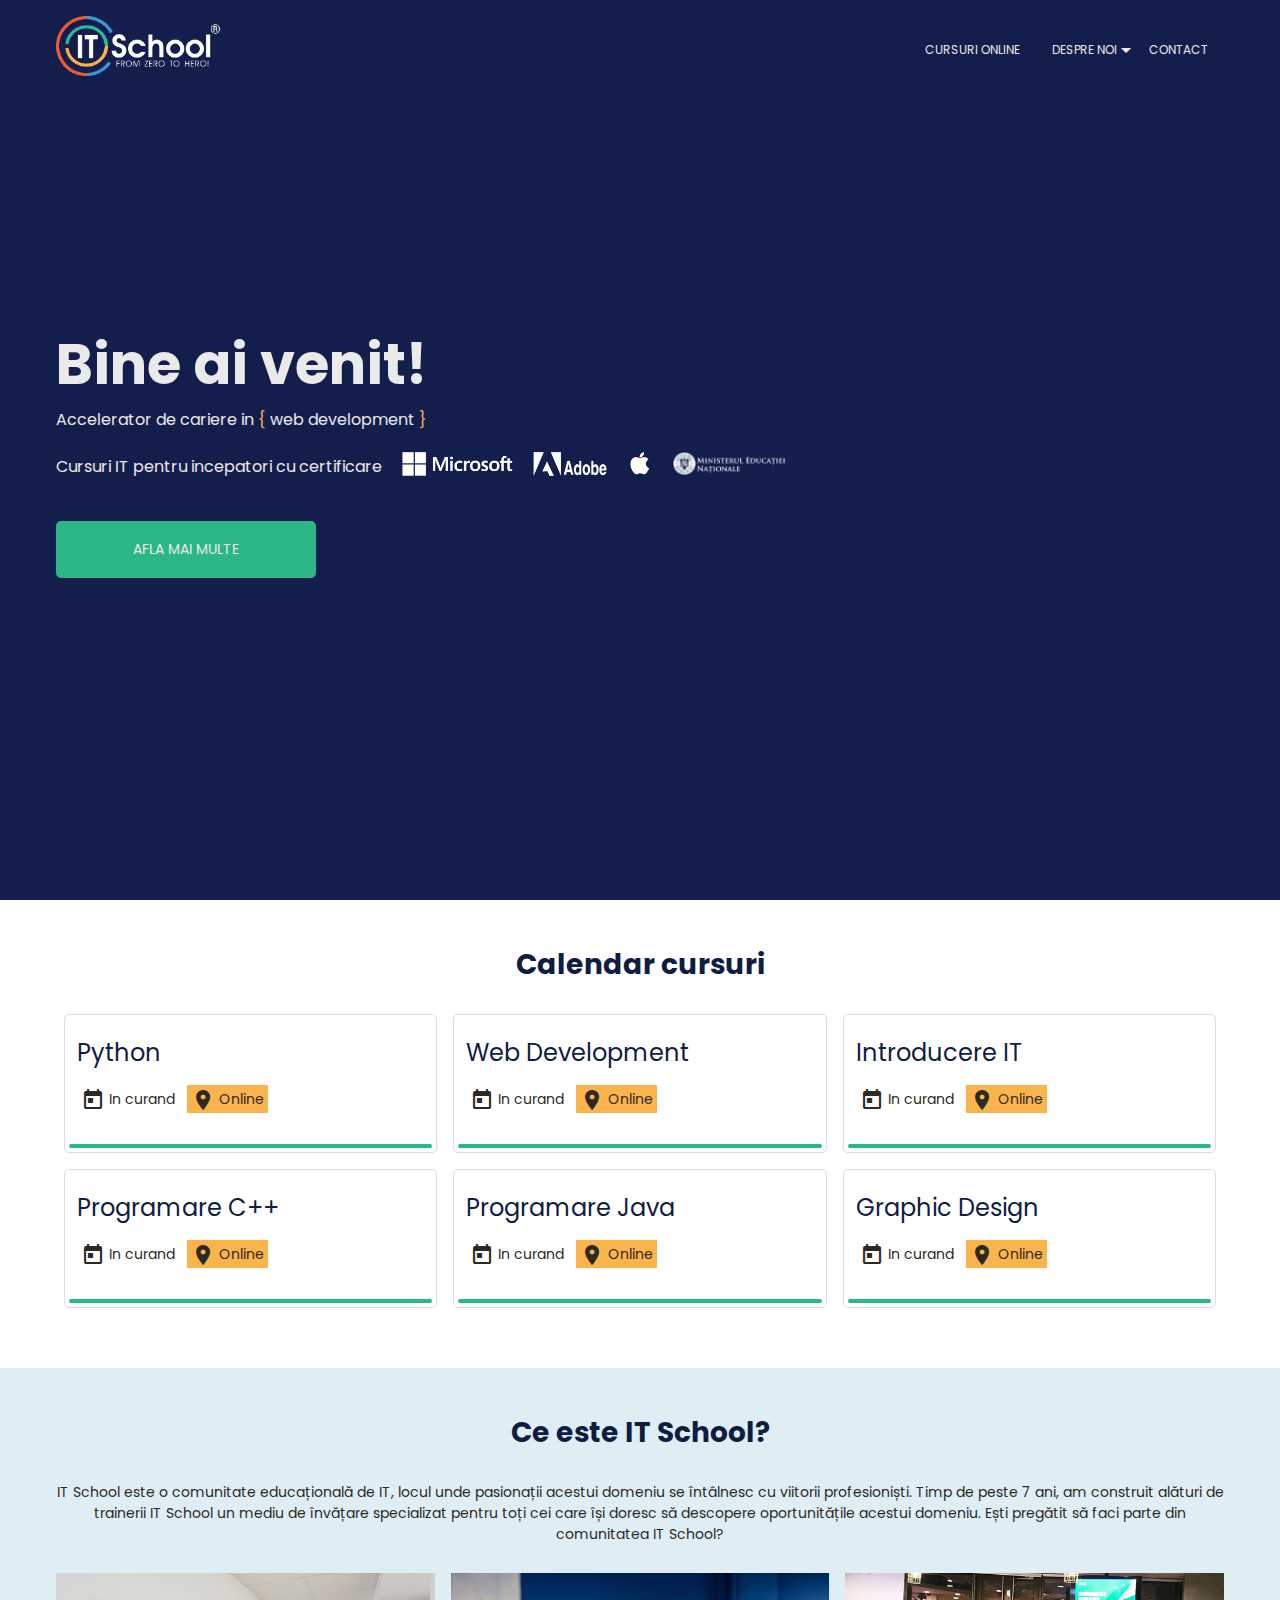
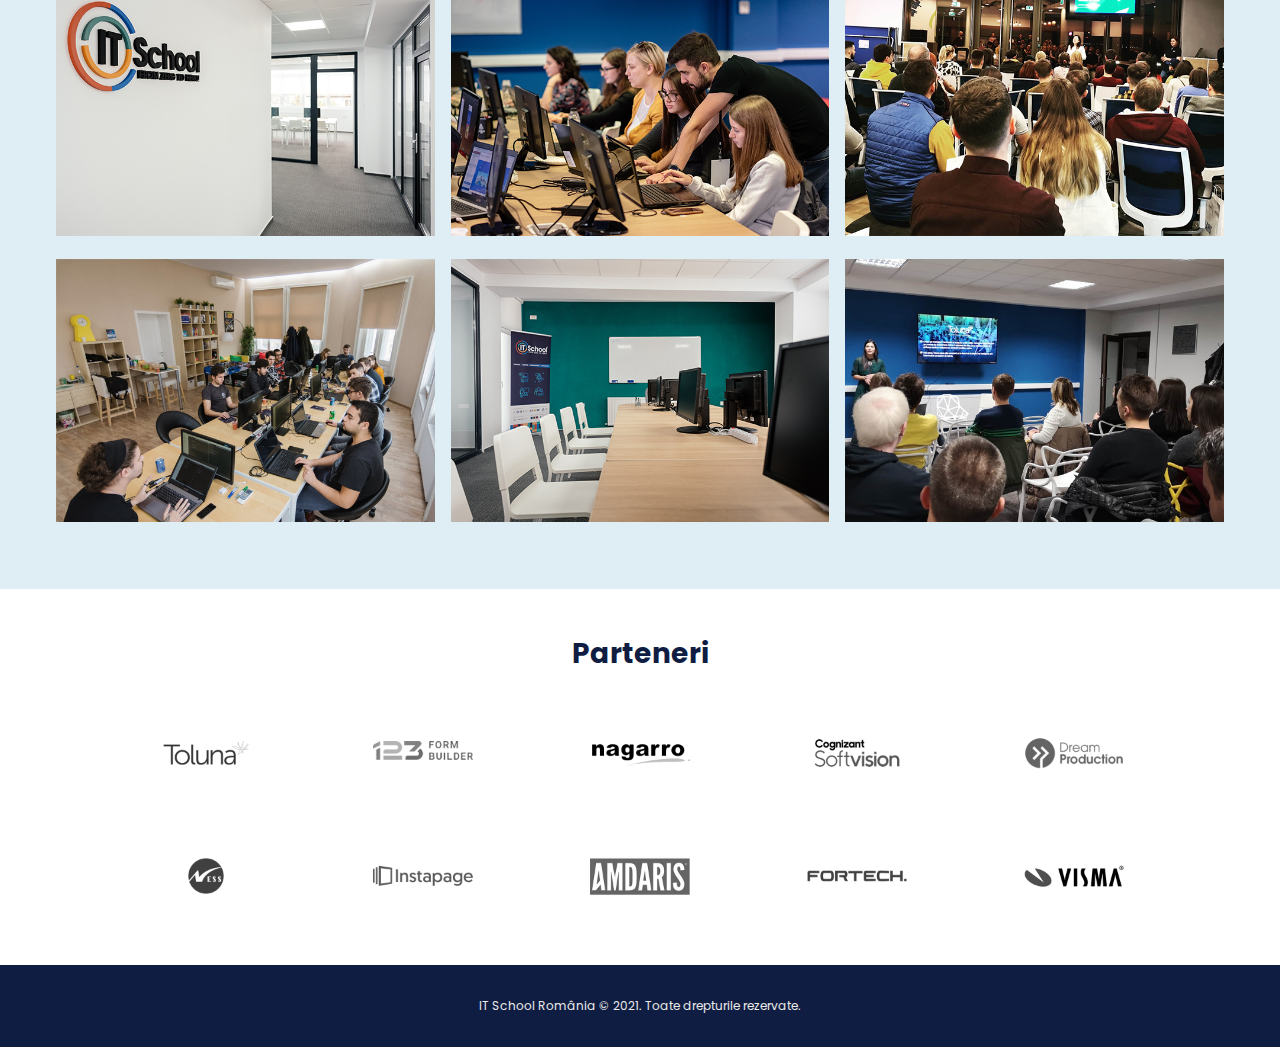
<file: index.html>
<!DOCTYPE html>
<html lang="en">
  <head>
    <meta charset="UTF-8" />
    <meta http-equiv="X-UA-Compatible" content="IE=edge" />
    <meta name="viewport" content="width=device-width, initial-scale=1.0" />
    <title>Homepage Clona ITSchool</title>

    <link rel="stylesheet" href="./css/main.css" />
    <link rel="stylesheet" href="./css/home.css" />

    <link rel="preconnect" href="https://fonts.googleapis.com" />
    <link rel="preconnect" href="https://fonts.gstatic.com" crossorigin />
    <link
      href="https://fonts.googleapis.com/css2?family=Poppins&family=Roboto+Serif:opsz,wght@8..144,100&display=swap"
      rel="stylesheet"
    />
    <link
      rel="stylesheet"
      href="https://fonts.googleapis.com/icon?family=Material+Icons"
    />
  </head>
  <body>
    <nav>
      <div class="container">
        <a href="index.html">
          <img src="./img/itschool-logo.png" alt="itschool-logo" />
        </a>
        <div class="menu-icon-container">
          <i class="material-icons menu-icon">menu</i>
          <input type="checkbox" />
          <ul>
            <li>
              <a href="pages/courses.html">Cursuri Online</a>
            </li>
            <li class="about-us-link">
              <a href="pages/about.html">
                Despre noi
                <i class="material-icons arrow-down-icon">arrow_drop_down</i>
              </a>
              <div class="submenu">
                <a href="index.html">IT School</a>
                <a href="pages/about.html">Despre noi</a>
              </div>
            </li>
            <li>
              <a href="./pages/contact.html">Contact</a>
            </li>
          </ul>
        </div>
      </div>
    </nav>
    <main>
      <section class="welcome">
        <div class="container">
          <h1>Bine ai venit!</h1>
          <p>
            Accelerator de cariere in
            <span>{</span>
            web development
            <span>}</span>
          </p>
          <p>
            Cursuri IT pentru incepatori cu certificare
            <img src="img/microsoft.png" alt="Microsoft" />
            <img src="img/adobe.png" alt="Adobe" />
            <img src="img/apple.png" alt="Apple" />
            <img src="img/minister.png" alt="Minister" />
          </p>
          <a href="pages/courses.html">Afla mai multe</a>
        </div>
      </section>
      <section class="courses">
        <div class="container">
          <h2>Calendar cursuri</h2>
          <div class="courses-container">
            <!-- Curs -->
            <div class="course-wrapper">
              <div class="course">
                <div class="content">
                  <h3>Python</h3>
                  <div class="badges">
                    <span class="date">
                      <i class="material-icons">today</i>
                      In curand
                    </span>
                    <span class="place">
                      <i class="material-icons">location_on</i>
                      Online
                    </span>
                  </div>
                </div>
                <div class="bar"></div>
              </div>
            </div>
            <!-- Sfarsit curs -->
            <!-- Curs -->
            <div class="course-wrapper">
              <div class="course">
                <div class="content">
                  <h3>Web Development</h3>
                  <div class="badges">
                    <span class="date">
                      <i class="material-icons">today</i>
                      In curand
                    </span>
                    <span class="place">
                      <i class="material-icons">location_on</i>
                      Online
                    </span>
                  </div>
                </div>
                <div class="bar"></div>
              </div>
            </div>
            <!-- Sfarsit curs -->
            <!-- Curs -->
            <div class="course-wrapper">
              <div class="course">
                <div class="content">
                  <h3>Introducere IT</h3>
                  <div class="badges">
                    <span class="date">
                      <i class="material-icons">today</i>
                      In curand
                    </span>
                    <span class="place">
                      <i class="material-icons">location_on</i>
                      Online
                    </span>
                  </div>
                </div>
                <div class="bar"></div>
              </div>
            </div>
            <!-- Sfarsit curs -->
            <!-- Curs -->
            <div class="course-wrapper">
              <div class="course">
                <div class="content">
                  <h3>Programare C++</h3>
                  <div class="badges">
                    <span class="date">
                      <i class="material-icons">today</i>
                      In curand
                    </span>
                    <span class="place">
                      <i class="material-icons">location_on</i>
                      Online
                    </span>
                  </div>
                </div>
                <div class="bar"></div>
              </div>
            </div>
            <!-- Sfarsit curs -->
            <!-- Curs -->
            <div class="course-wrapper">
              <div class="course">
                <div class="content">
                  <h3>Programare Java</h3>
                  <div class="badges">
                    <span class="date">
                      <i class="material-icons">today</i>
                      In curand
                    </span>
                    <span class="place">
                      <i class="material-icons">location_on</i>
                      Online
                    </span>
                  </div>
                </div>
                <div class="bar"></div>
              </div>
            </div>
            <!-- Sfarsit curs -->
            <!-- Curs -->
            <div class="course-wrapper">
              <div class="course">
                <div class="content">
                  <h3>Graphic Design</h3>
                  <div class="badges">
                    <span class="date">
                      <i class="material-icons">today</i>
                      In curand
                    </span>
                    <span class="place">
                      <i class="material-icons">location_on</i>
                      Online
                    </span>
                  </div>
                </div>
                <div class="bar"></div>
              </div>
            </div>
            <!-- Sfarsit curs -->
          </div>
        </div>
      </section>
      <!-- who we are -->
      <section class="who-we-are">
        <div class="container grid">
          <h2>Ce este IT School?</h2>
          <p>
            IT School este o comunitate educațională de IT, locul unde
            pasionații acestui domeniu se întâlnesc cu viitorii profesioniști.
            Timp de peste 7 ani, am construit alături de trainerii IT School un
            mediu de învățare specializat pentru toți cei care își doresc să
            descopere oportunitățile acestui domeniu. Ești pregătit să faci
            parte din comunitatea IT School?
          </p>
          <div class="images-container">
            <div class="image-wrapper">
              <img src="img/about-us-1.jpeg" alt="" />
            </div>
            <div class="image-wrapper">
              <img src="img/about-us-2.jpeg" alt="" />
            </div>
            <div class="image-wrapper">
              <img src="img/about-us-3.jpeg" alt="" />
            </div>
            <div class="image-wrapper">
              <img src="img/about-us-4.jpeg" alt="" />
            </div>
            <div class="image-wrapper">
              <img src="img/about-us-5.jpeg" alt="" />
            </div>
            <div class="image-wrapper">
              <img src="img/about-us-6.jpeg" alt="" />
            </div>
          </div>
        </div>
      </section>
      <!-- parteners -->
      <section class="partners">
        <div class="container">
          <h2>Parteneri</h2>
          <div class="partners-container">
            <div class="image-wrapper">
              <img src="img/toluna.png" alt="Toluna" />
            </div>
            <div class="image-wrapper">
              <img src="img/123formbuilder.png" alt="123formbuilder" />
            </div>
            <div class="image-wrapper">
              <img src="img/nagarro.png" alt="Nagarro" />
            </div>
            <div class="image-wrapper">
              <img src="img/cognizant.png" alt="SoftVision" />
            </div>
            <div class="image-wrapper">
              <img src="img/dreamproduction.png" alt="Dream Production" />
            </div>
            <div class="image-wrapper">
              <img src="img/ness.png" alt="Ness" />
            </div>
            <div class="image-wrapper">
              <img src="img/instapage.png" alt="Instapage" />
            </div>
            <div class="image-wrapper">
              <img src="img/amdaris.png" alt="Amadaris" />
            </div>
            <div class="image-wrapper">
              <img src="img/fortech.png" alt="Fortech" />
            </div>
            <div class="image-wrapper">
              <img src="img/visma.png" alt="Visma" />
            </div>
          </div>
        </div>
      </section>
    </main>
    <footer>
      <div class="container">
        <p>IT School România © 2021. Toate drepturile rezervate.</p>
      </div>
    </footer>
  </body>
</html>
</file>
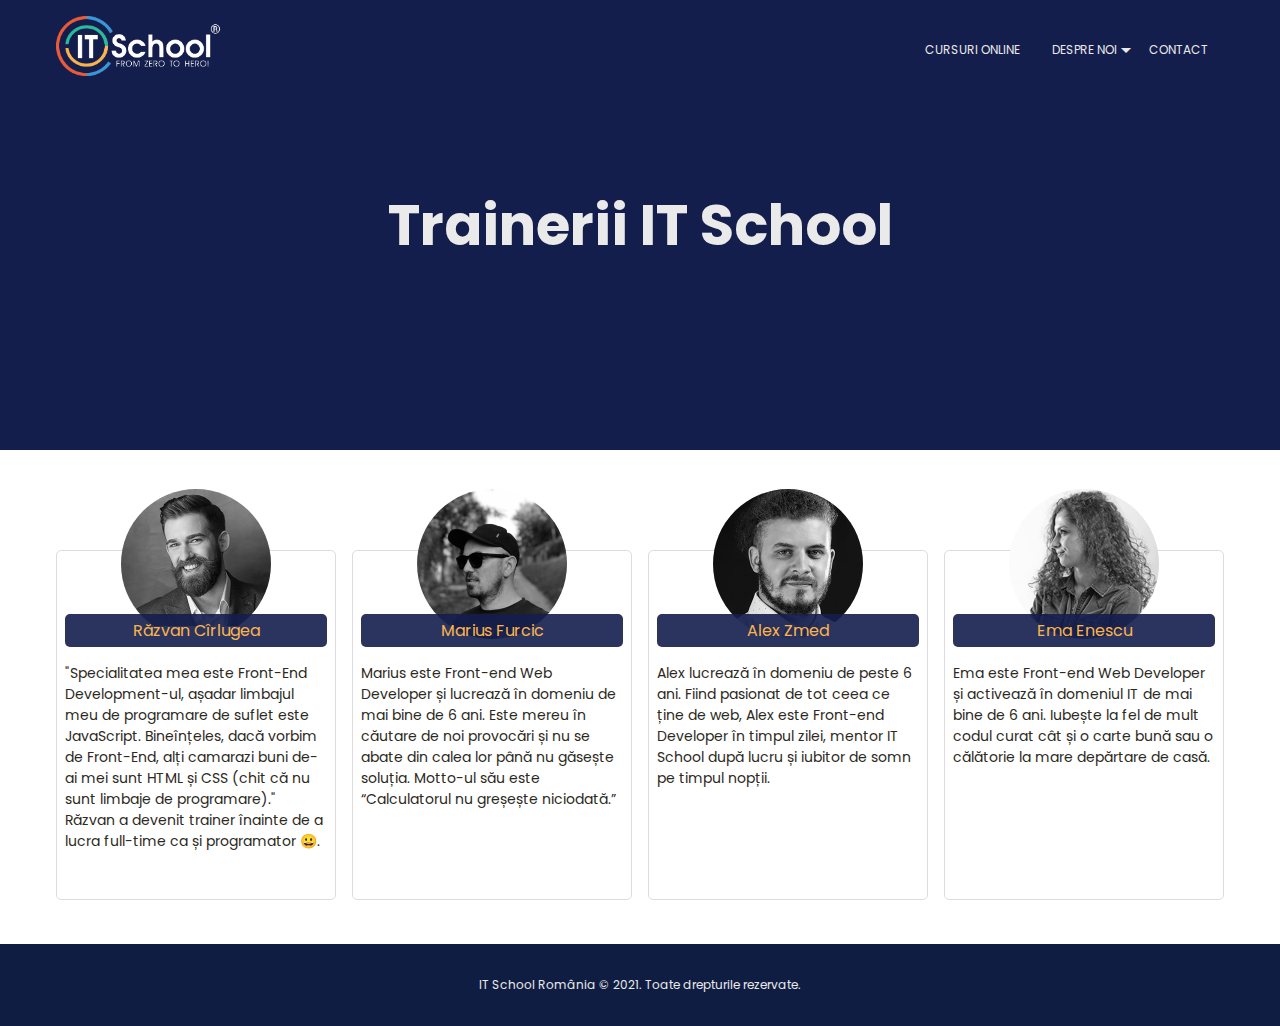
<file: pages/about.html>
<!DOCTYPE html>
<html lang="en">
  <head>
    <meta charset="UTF-8" />
    <meta http-equiv="X-UA-Compatible" content="IE=edge" />
    <meta name="viewport" content="width=device-width, initial-scale=1.0" />
    <title>Despre noi</title>
    <!-- Adaugam metatag-urile pentru Google -->
    <title>Clonă IT School</title>
    <meta name="description" content="O replică a site-ului itschool.ro" />
    <!-- Includem font-urile prima oara -->
    <link rel="preconnect" href="https://fonts.googleapis.com" />
    <link rel="preconnect" href="https://fonts.gstatic.com" crossorigin />
    <link
      href="https://fonts.googleapis.com/css2?family=Poppins:ital,wght@0,400;0,700;1,400&display=swap"
      rel="stylesheet"
    />
    <!-- Pentru iconite -->
    <link
      href="https://fonts.googleapis.com/icon?family=Material+Icons"
      rel="stylesheet"
    />
    <!-- Includem CSS-urile noastre -->
    <link rel="stylesheet" href="../css/main.css" />
    <link rel="stylesheet" href="../css/about.css" />
  </head>
  <link
    rel="stylesheet"
    href="https://fonts.googleapis.com/icon?family=Material+Icons"
  />
  <link rel="preconnect" href="https://fonts.googleapis.com" />
  <link rel="preconnect" href="https://fonts.gstatic.com" crossorigin />
  <link
    href="https://fonts.googleapis.com/css2?family=Poppins&family=Roboto+Serif:opsz,wght@8..144,100&display=swap"
    rel="stylesheet"
  />

  <body>
    <nav>
      <div class="container">
        <a href="../index.html" class="logo-link">
          <img src="../img/itschool-logo.png" alt="itschool logo" />
        </a>
        <div class="menu-icon-container">
          <!-- Iconita de meniu + checkbox-ul sunt pentru mobile. -->
          <span class="material-icons menu-icon"> menu </span>
          <input type="checkbox" />
          <ul>
            <li>
              <a href="courses.html"> Cursuri Online </a>
            </li>
            <li class="about-us-link">
              <a href="about.html">
                Despre Noi
                <!-- Iconita luata de pe Material Icons. -->
                <span class="material-icons arrow-down-icon">
                  arrow_drop_down
                </span>
              </a>
              <!-- Submeniul afisat la hover pe "Despre noi" -->
              <div class="submenu">
                <a href="../index.html">IT School</a>
                <a href="about.html">Despre Noi</a>
              </div>
            </li>
            <li>
              <a href="contact.html"> Contact </a>
            </li>
          </ul>
        </div>
      </div>
    </nav>

    <main>
      <section class="welcome">
        <div class="container">
          <h1>Trainerii IT School</h1>
        </div>
      </section>

      <section class="trainers">
        <div class="container grid">
          <div class="trainers-container">
            <div class="trainer-wrapper">
              <div class="trainer">
                <div class="image-wrapper">
                  <img src="../img/razvan.jpeg" alt="Razvan Cirlugea" />
                </div>
                <h3>Răzvan Cîrlugea</h3>
                <p>
                  "Specialitatea mea este Front-End Development-ul, așadar
                  limbajul meu de programare de suflet este JavaScript.
                  Bineînțeles, dacă vorbim de Front-End, alți camarazi buni
                  de-ai mei sunt HTML și CSS (chit că nu sunt limbaje de
                  programare)." Răzvan a devenit trainer înainte de a lucra
                  full-time ca și programator 😀.
                </p>
              </div>
            </div>
            <div class="trainer-wrapper">
              <div class="trainer">
                <div class="image-wrapper">
                  <img src="../img/marius.png" alt="Marius Furcic" />
                </div>
                <h3>Marius Furcic</h3>
                <p>
                  Marius este Front-end Web Developer și lucrează în domeniu de
                  mai bine de 6 ani. Este mereu în căutare de noi provocări și
                  nu se abate din calea lor până nu găsește soluția. Motto-ul
                  său este “Calculatorul nu greșește niciodată.”
                </p>
              </div>
            </div>
            <div class="trainer-wrapper">
              <div class="trainer">
                <div class="image-wrapper">
                  <img src="../img/alex.jpeg" alt="Alex Zmed" />
                </div>
                <h3>Alex Zmed</h3>
                <p>
                  Alex lucrează în domeniu de peste 6 ani. Fiind pasionat de tot
                  ceea ce ține de web, Alex este Front-end Developer în timpul
                  zilei, mentor IT School după lucru și iubitor de somn pe
                  timpul nopții.
                </p>
              </div>
            </div>
            <div class="trainer-wrapper">
              <div class="trainer">
                <div class="image-wrapper">
                  <img src="../img/ema.jpeg" alt="Ema Enescu" />
                </div>
                <h3>Ema Enescu</h3>
                <p>
                  Ema este Front-end Web Developer și activează în domeniul IT
                  de mai bine de 6 ani. Iubește la fel de mult codul curat cât
                  și o carte bună sau o călătorie la mare depărtare de casă.
                </p>
              </div>
            </div>
          </div>
        </div>
      </section>
    </main>

    <footer>
      <div class="container">
        <p>IT School România © 2021. Toate drepturile rezervate.</p>
      </div>
    </footer>
  </body>
</html>
</file>
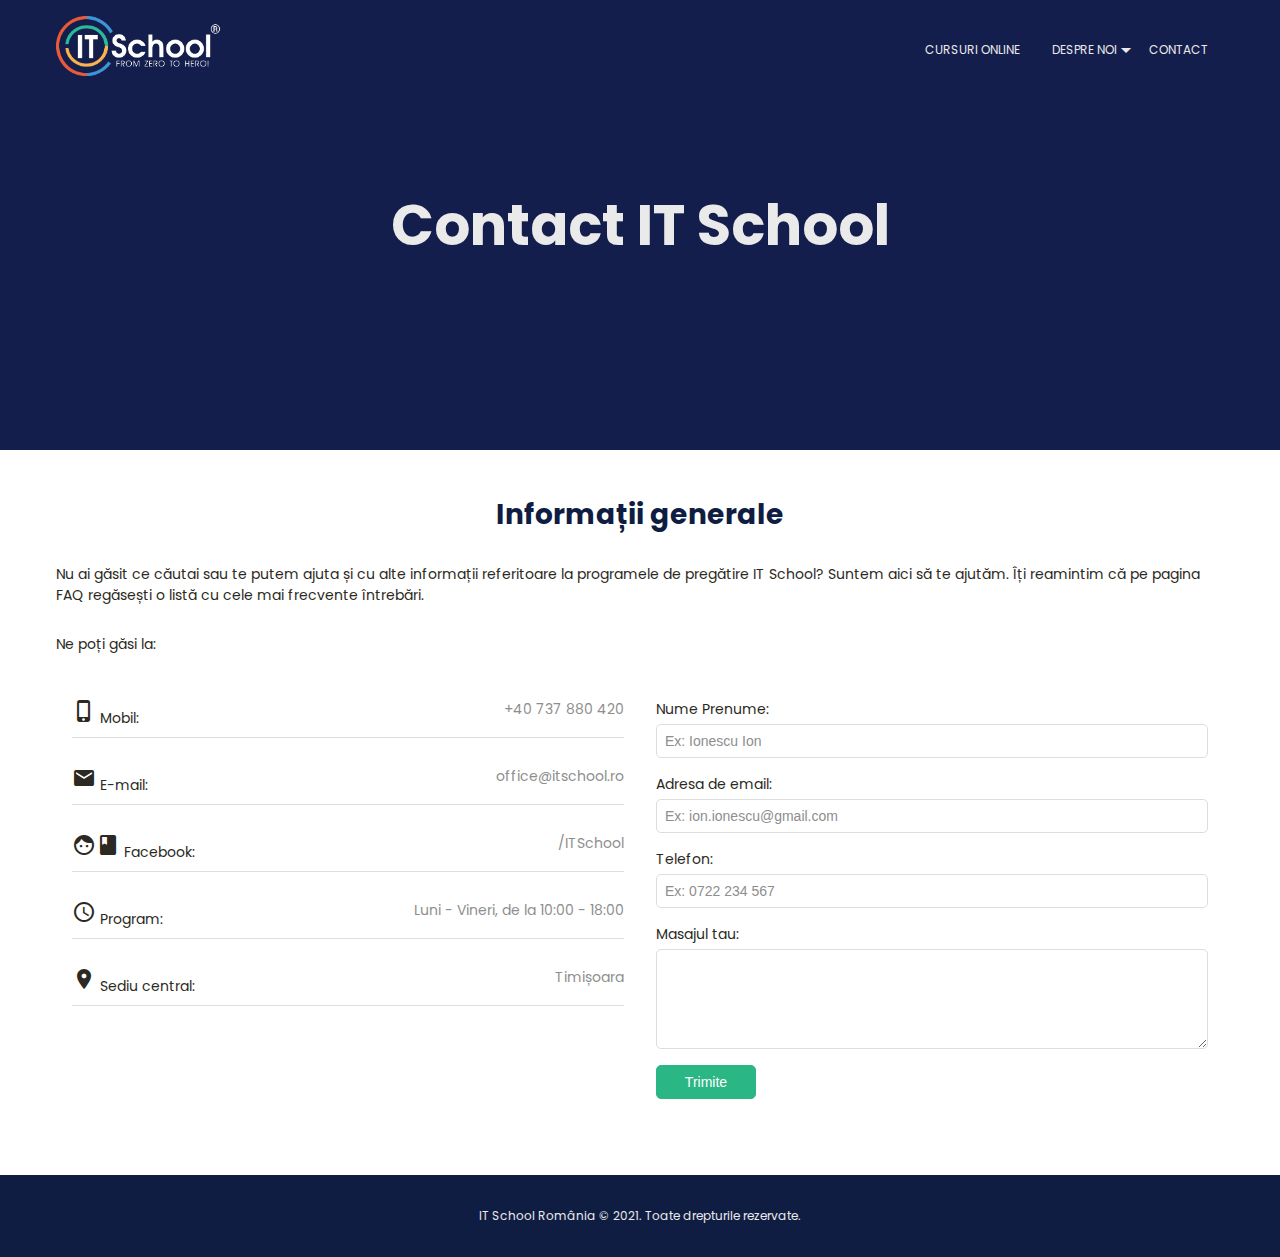
<file: pages/contact.html>
<!DOCTYPE html>
<html lang="en">
  <head>
    <meta charset="UTF-8" />
    <meta http-equiv="X-UA-Compatible" content="IE=edge" />
    <meta name="viewport" content="width=device-width, initial-scale=1.0" />
    <title>Contacteaza-ne</title>

    <link rel="stylesheet" href="../css/main.css" />
    <link rel="stylesheet" href="../css/contact.css" />
    <link
      rel="stylesheet"
      href="https://fonts.googleapis.com/icon?family=Material+Icons"
    />
    <link rel="preconnect" href="https://fonts.googleapis.com" />
    <link rel="preconnect" href="https://fonts.gstatic.com" crossorigin />
    <link
      href="https://fonts.googleapis.com/css2?family=Poppins&family=Roboto+Serif:opsz,wght@8..144,100&display=swap"
      rel="stylesheet"
    />
  </head>

  <body>
    <nav>
      <div class="container">
        <a href="../index.html">
          <img src="../img/itschool-logo.png" alt="itschool-logo" />
        </a>
        <div class="menu-icon-container">
          <!-- Iconita de meniu + checkbox-ul sunt pentru mobile. -->
          <span class="material-icons menu-icon"> menu </span>
          <input type="checkbox" />
          <ul>
            <li>
              <a href="courses.html">Cursuri Online</a>
            </li>
            <li class="about-us-link">
              <a href="about.html"
                >Despre noi<span class="material-icons arrow-down-icon">
                  arrow_drop_down
                </span></a
              >
              <!-- Submeniul afisat la hover pe "Despre noi" -->
              <div class="submenu">
                <a href="../index.html">IT School</a>
                <a href="about.html">Despre Noi</a>
              </div>
            </li>
            <li>
              <a href="contact.html">Contact</a>
            </li>
          </ul>
        </div>
      </div>
    </nav>

    <main>
      <section class="welcome">
        <div class="container">
          <h1>Contact IT School</h1>
        </div>
      </section>

      <section class="contact">
        <div class="container">
          <h2>Informații generale</h2>
          <p class="main-paragraph">
            Nu ai găsit ce căutai sau te putem ajuta și cu alte informații
            referitoare la programele de pregătire IT School? Suntem aici să te
            ajutăm. Îți reamintim că pe pagina FAQ regăsești o listă cu cele mai
            frecvente întrebări.
          </p>
          <p class="main-paragraph">Ne poți găsi la:</p>
          <div class="contact-wrapper">
            <ul>
              <li>
                <p>
                  <span class="material-icons"> phone_iphone </span>
                  Mobil:
                </p>
                <a href="tel:0040737880420">+40 737 880 420</a>
              </li>
              <li>
                <p>
                  <span class="material-icons"> email </span>
                  E-mail:
                </p>
                <a href="mailto:office@itschool.ro">office@itschool.ro</a>
              </li>
              <li>
                <p>
                  <span class="material-icons"> facebook </span>
                  Facebook:
                </p>
                <a href="https://www.facebook.com/itschool.ro/">/ITSchool</a>
              </li>
              <li>
                <p>
                  <span class="material-icons"> schedule </span>
                  Program:
                </p>
                <p class="description">Luni - Vineri, de la 10:00 - 18:00</p>
              </li>
              <li>
                <p>
                  <span class="material-icons"> location_on </span>
                  Sediu central:
                </p>
                <p class="description">Timișoara</p>
              </li>
            </ul>
            <form class="contact-form">
              <label for="name">Nume Prenume:</label>
              <input type="text" placeholder="Ex: Ionescu Ion" id="name" />
              <label for="email">Adresa de email:</label>
              <input
                type="email"
                placeholder="Ex: ion.ionescu@gmail.com"
                id="email"
              />
              <label for="phone">Telefon:</label>
              <input type="text" placeholder="Ex: 0722 234 567" id="phone" />
              <label for="message">Masajul tau:</label>
              <textarea id="message"></textarea>
              <input type="submit" value="Trimite" />
            </form>
          </div>
        </div>
      </section>
    </main>

    <footer>
      <div class="container">
        <p>IT School România © 2021. Toate drepturile rezervate.</p>
      </div>
    </footer>
  </body>
</html>
</file>
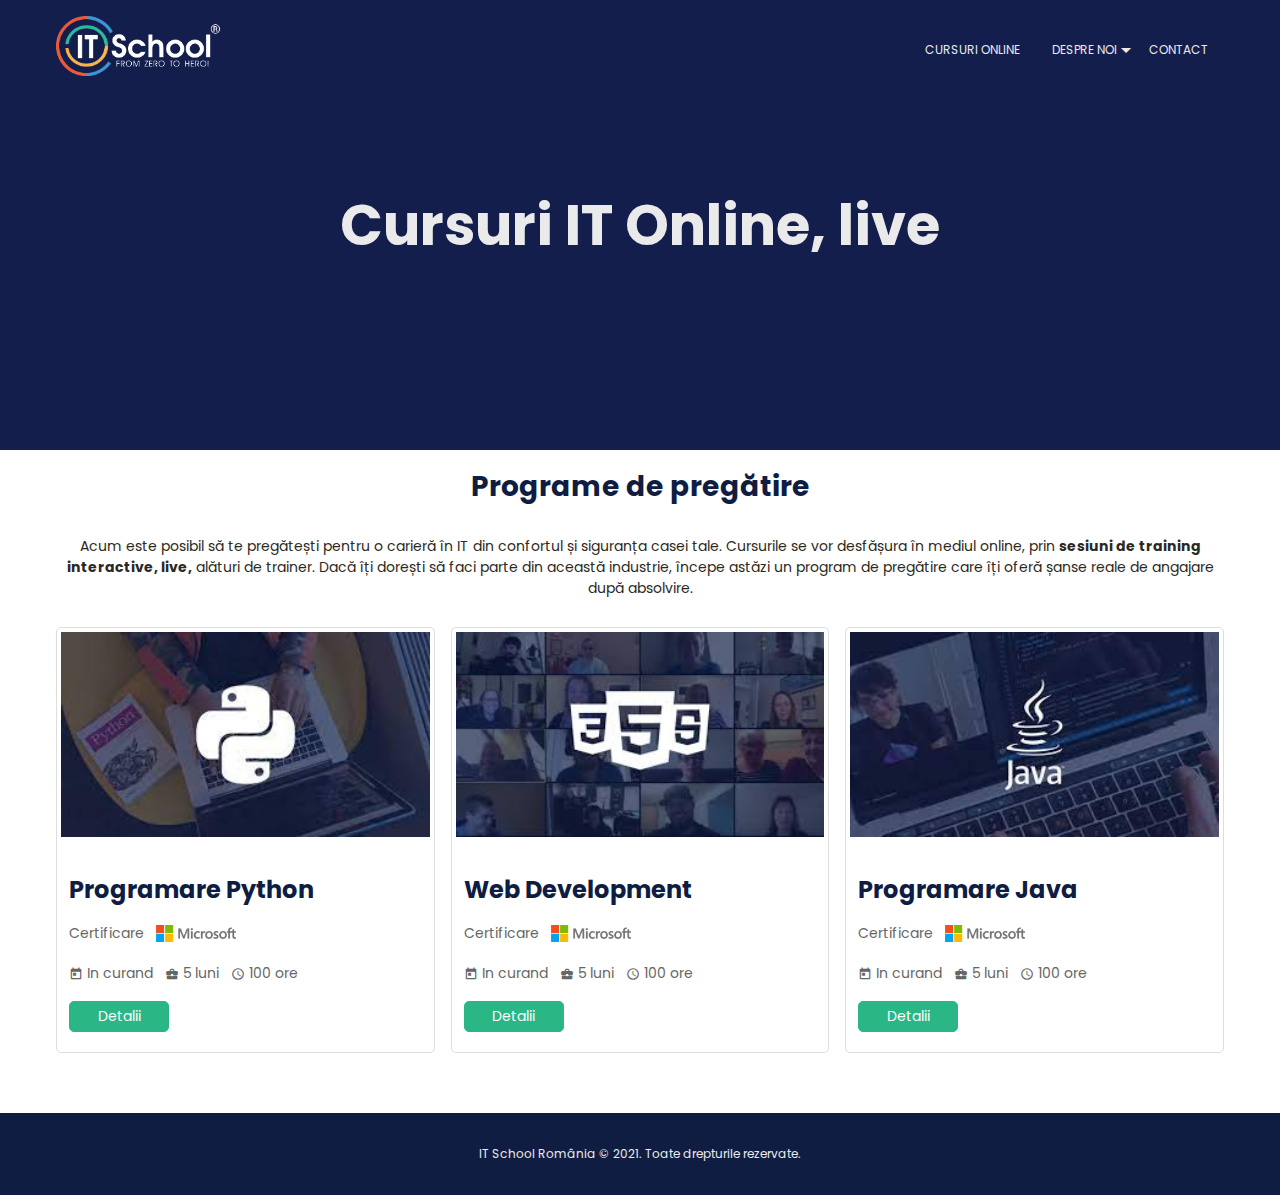
<file: pages/courses.html>
<!DOCTYPE html>
<html lang="en">
  <head>
    <meta charset="UTF-8" />
    <meta http-equiv="X-UA-Compatible" content="IE=edge" />
    <meta name="viewport" content="width=device-width, initial-scale=1.0" />
    <title>Cursurile ITSchool</title>

    <link rel="stylesheet" href="../css/main.css" />
    <link rel="stylesheet" href="../css/courses.css" />
    <link
      rel="stylesheet"
      href="https://fonts.googleapis.com/icon?family=Material+Icons"
    />
    <link rel="preconnect" href="https://fonts.googleapis.com" />
    <link rel="preconnect" href="https://fonts.gstatic.com" crossorigin />
    <link
      href="https://fonts.googleapis.com/css2?family=Poppins&family=Roboto+Serif:opsz,wght@8..144,100&display=swap"
      rel="stylesheet"
    />
  </head>
  <body>
    <nav>
      <div class="container">
        <a href="../index.html" class="logo-link">
          <img src="../img/itschool-logo.png" alt="itschool logo" />
        </a>
        <div class="menu-icon-container">
          <!-- Iconita de meniu + checkbox-ul sunt pentru mobile. -->
          <span class="material-icons menu-icon"> menu </span>
          <input type="checkbox" />
          <ul class="show-dropdown">
            <li>
              <a href="courses.html"> Cursuri Online </a>
            </li>
            <li class="about-us-link">
              <a href="about.html">
                Despre Noi
                <!-- Iconita luata de pe Material Icons. -->
                <span class="material-icons arrow-down-icon">
                  arrow_drop_down
                </span>
              </a>
              <!-- Submeniul afisat la hover pe "Despre noi" -->
              <div class="submenu">
                <a href="../index.html">IT School</a>
                <a href="about.html">Despre Noi</a>
              </div>
            </li>
            <li>
              <a href="contact.html"> Contact </a>
            </li>
          </ul>
        </div>
      </div>
    </nav>
    <main>
      <section class="welcome">
        <div class="container">
          <h1>Cursuri IT Online, live</h1>
        </div>
      </section>
      <section class="courses">
        <div class="container grid">
          <h2>Programe de pregătire</h2>
          <p class="main-paragraph">
            Acum este posibil să te pregătești pentru o carieră în IT din
            confortul și siguranța casei tale. Cursurile se vor desfășura în
            mediul online, prin
            <strong>sesiuni de training interactive, live,</strong> alături de
            trainer. Dacă îți dorești să faci parte din această industrie,
            începe astăzi un program de pregătire care îți oferă șanse reale de
            angajare după absolvire.
          </p>
          <div class="courses-container">
            <div class="course-wrapper">
              <div class="course">
                <img
                  src="../img/python.jpeg"
                  alt=""
                  class="presentation-image"
                />
                <div class="content">
                  <h3>Programare Python</h3>
                  <p class="certification">
                    Certificare
                    <img
                      src="../img/microsoft-color.png"
                      alt=""
                      class="microsoft-logo"
                    />
                  </p>
                  <div class="details">
                    <span class="date">
                      <span class="material-icons"> today </span>
                      <span>In curand</span>
                    </span>
                    <span class="duration-months">
                      <span class="material-icons"> business_center </span>
                      <span>5 luni</span>
                    </span>
                    <span class="duration-hours">
                      <span class="material-icons"> schedule </span>
                      <span>100 ore</span>
                    </span>
                  </div>
                  <a href="#">Detalii</a>
                </div>
              </div>
            </div>
            <div class="course-wrapper">
              <div class="course">
                <img
                  src="../img/web-dev.jpeg"
                  alt=""
                  class="presentation-image"
                />
                <div class="content">
                  <h3>Web Development</h3>
                  <p class="certification">
                    Certificare
                    <img
                      src="../img/microsoft-color.png"
                      alt=""
                      class="microsoft-logo"
                    />
                  </p>
                  <div class="details">
                    <span class="date">
                      <span class="material-icons"> today </span>
                      <span>In curand</span>
                    </span>
                    <span class="duration-months">
                      <span class="material-icons"> business_center </span>
                      <span>5 luni</span>
                    </span>
                    <span class="duration-hours">
                      <span class="material-icons"> schedule </span>
                      <span>100 ore</span>
                    </span>
                  </div>
                  <a href="#">Detalii</a>
                </div>
              </div>
            </div>
            <div class="course-wrapper">
              <div class="course">
                <img src="../img/Java.jpeg" alt="" class="presentation-image" />
                <div class="content">
                  <h3>Programare Java</h3>
                  <p class="certification">
                    Certificare
                    <img
                      src="../img/microsoft-color.png"
                      alt=""
                      class="microsoft-logo"
                    />
                  </p>
                  <div class="details">
                    <span class="date">
                      <span class="material-icons"> today </span>
                      <span>In curand</span>
                    </span>
                    <span class="duration-months">
                      <span class="material-icons"> business_center </span>
                      <span>5 luni</span>
                    </span>
                    <span class="duration-hours">
                      <span class="material-icons"> schedule </span>
                      <span>100 ore</span>
                    </span>
                  </div>
                  <a href="#">Detalii</a>
                </div>
              </div>
            </div>
          </div>
        </div>
      </section>
    </main>
    <footer>
      <div class="container">
        <p>IT School România © 2021. Toate drepturile rezervate.</p>
      </div>
    </footer>
  </body>
</html>
</file>
<file: css/main.css>
/* Aici va fi cod reutilizabil in toate paginile */
:root {
  --text-primary: #101d42;
  --text-secondary: #fbb44c;
  --text-dark: #2b2922;
  --text-light: #eaeaea;
  --text-white: #ffffff;

  --bg-primary: #141e4c;
  --bg-secondary: #dfedf5;
  --bg-dark: #101d42;
  --bg-light: #ffffff;

  --button-color: #2bb686;

  --fs-large: 1rem;
  --fs-medium: 0.875rem;
  --fs-small: 0.75rem;

  --spacing-xl: 2.625rem;
  --spacing-large: 1.75rem;
  --spacing-medium: 1rem;
  --spacing-small: 0.5rem;
  --spacing-tiny: 0.25rem;

  --mobile-logo-height: 45px;
}

body {
  display: flex;
  flex-direction: column;
  min-height: 100vh;
}

main {
  flex-grow: 1;
}

* {
  box-sizing: border-box;
}

body,
h1,
h2,
h3,
p,
ul {
  margin: 0;
  padding: 0;
}

ul {
  list-style-type: none;
}

a {
  display: block;
  text-decoration: none;
}

input[type="submit"] {
  -webkit-appearance: none;
  -moz-appearance: none;
  appearance: none;
  opacity: 1;
}

body {
  font-family: Poppins, sans-serif;
}

h1 {
  font-size: 3.5rem;
  color: var(--text-light);
}

h2 {
  color: var(--text-primary);
  font-size: 1.75rem;
}

h3 {
  font-size: 1.5rem;
  color: var(--text-secondary);
}

p {
  font-size: var(--fs-medium);
  color: var(--text-dark);
}

/* Clase reutilizabile */
.container {
  max-width: 1200px;
  min-width: 320px;
  margin: auto;
  padding: var(--spacing-medium);
}

/*Stilizare nav*/

nav {
  position: fixed;
  top: 0;
  left: 0;

  width: 100%;
  background-color: var(--bg-primary);
}

nav .container {
  display: flex;
  justify-content: space-between;
  align-items: center;
}

nav li a {
  font-size: var(--fs-small);
  text-transform: uppercase;
  color: var(--text-light);
  padding: var(--spacing-medium);
}

nav li a:hover {
  color: var(--text-secondary);
}

nav li {
  position: relative;
}

.arrow-down-icon {
  position: absolute;
  right: -5px;
  top: 50%;
  transform: translateY(-50%);
}

nav ul {
  display: flex;
}

nav img {
  height: 60px;
  width: auto;
}

nav .submenu {
  display: none;
  position: absolute;
  background-color: var(--bg-dark);
  left: var(--spacing-medium);
  width: 10rem; /*aprox 160px */
  padding: var(--spacing-tiny) 0;
}

nav .submenu a {
  padding: var(--spacing-tiny) var(--spacing-small); /*4px 8px*/
}

.about-us-link:hover .submenu {
  display: block;
}

nav .menu-icon {
  display: none;
  color: var(--text-light);
}

nav input[type="checkbox"] {
  display: none;
}

@media (max-width: 768px) {
  nav img {
    height: var(--mobile-logo-height);
  }

  nav ul {
    display: none;
  }

  nav .menu-icon {
    display: block;
  }

  nav .menu-icon-container {
    position: relative;
  }

  nav input[type="checkbox"] {
    display: block;
    position: absolute;
    top: 0;
    left: 0;
    width: 100%;
    height: 100%;
    margin: 0;
    cursor: pointer;
    opacity: 0;
  }

  nav input[type="checkbox"]:checked ~ ul {
    display: block;
    position: fixed;
    top: calc(var(--mobile-logo-height) + var(--spacing-medium) * 2);
    left: 0;
    background-color: var(--bg-dark);
    width: 100%;
  }

  nav .submenu,
  nav .arrow-down-icon {
    display: none;
  }

  .about-us-link:hover .submenu {
    display: none;
  }
}
</file>
<file: css/home.css>
.welcome {
  background-color: var(--bg-primary);
  width: 100%;
  height: 100vh;

  display: flex;
  justify-content: flex-start;
  align-items: center;
}

.welcome h1,
.welcome p {
  color: var(--text-light);
}

.welcome p {
  font-size: var(--fs-large);
  margin-bottom: var(--spacing-medium);
}

.welcome p:last-of-type {
  margin-bottom: var(--spacing-xl);
}

.welcome img {
  height: 24px;
  margin-left: var(--spacing-medium);
  position: relative;
  top: var(--spacing-tiny);
}

.welcome p span {
  color: var(--text-secondary);
}

.welcome a {
  color: var(--text-light);
  background-color: var(--button-color);

  font-size: var(--fs-medium);
  text-transform: uppercase;
  text-align: center;
  padding: var(--spacing-medium);
  border: 2px solid var(--button-color);
  border-radius: 5px;
  width: 260px;
}

.welcome a:hover {
  background-color: transparent;
}

.welcome .container {
  display: flex;
  flex-direction: column;
  flex-grow: 1;
}

@media screen and (max-width: 768px) {
  .welcome h1 {
    font-size: 2.5rem;
  }

  .welcome p:last-of-type {
    margin-bottom: 0;
  }

  .welcome img {
    display: block;
    margin-top: var(--spacing-medium);
    margin-left: var(--spacing-small);
  }

  .welcome a {
    display: none;
  }
}

/*Stilizare cursuri section*/

.courses .container.grid {
  padding: var(--spacing-medium) var(--spacing-small);
}

.courses h2 {
  margin: var(--spacing-large) 0;
  text-align: center;
}

.courses .courses-container {
  display: flex;
  flex-wrap: wrap;
  margin-bottom: var(--spacing-large);
}

.courses .course-wrapper {
  width: calc(100% / 3);
  padding-left: var(--spacing-small);
  padding-right: var(--spacing-small);
}

@media screen and (max-width: 992px) {
  .courses .course-wrapper {
    width: 50%;
  }
}

@media screen and (max-width: 768px) {
  .courses .course-wrapper {
    width: 100%;
  }
}

.courses .course {
  margin-bottom: var(--spacing-medium);
}

.courses .course {
  width: 100%;
  border: 1px solid #ddd;
  border-radius: 5px;
  padding: var(--spacing-tiny);
}

.courses .content {
  padding: var(--spacing-medium) var(--spacing-small);
}

.courses h3 {
  color: var(--text-primary);
  font-weight: 400;
}
.courses .course,
.courses h3,
.courses .badges {
  margin-bottom: var(--spacing-medium);
}

.courses span {
  padding: var(--spacing-tiny);
}

.courses .place {
  background-color: var(--text-secondary);
  margin-left: var(--spacing-tiny);
}

.course .date,
.courses .place {
  padding: var(--spacing-tiny);
}

.courses span {
  font-size: var(--fs-medium);
  color: var(--text-dark);
}

.courses .material-icons {
  vertical-align: middle;
}

.courses .bar {
  height: var(--spacing-tiny);
  background-color: var(--button-color);
  border-radius: 10px;
}

/* who we are */
.who-we-are {
  background-color: var(--bg-secondary);
}

.who-we-are .container.grid {
  padding: var(--spacing-medium) var(--spacing-small);
}

.who-we-are h2,
.who-we-are p {
  margin-bottom: var(--spacing-large);
  text-align: center;
}

.who-we-are h2 {
  padding-top: var(--spacing-large);
}

.who-we-are .container.grid p {
  margin-right: var(--spacing-small);
  margin-left: var(--spacing-small);
}

/* imagini who we are */

.who-we-are .images-container {
  display: flex;
  flex-wrap: wrap;
  margin-bottom: var(--spacing-large);
}

.who-we-are .image-wrapper {
  width: calc(100% / 3);
  padding-right: var(--spacing-small);
  padding-left: var(--spacing-small);
  margin-bottom: var(--spacing-medium);
}

@media screen and (max-width: 768px) {
  .who-we-are div.image-wrapper {
    width: 100%;
  }
}

@media screen and (max-width: 992px) {
  .who-we-are .image-wrapper {
    width: 50%;
  }
}

.who-we-are img {
  width: 100%;
  height: auto;
}

/* partners */

.partners h2,
.partners .partners-container {
  margin-bottom: var(--spacing-large);
}

.partners h2 {
  padding-top: var(--spacing-large);
  text-align: center;
}

.partners .partners-container {
  display: flex;
  flex-wrap: wrap;
  justify-content: space-around;
  margin: 0 var(--spacing-xl);
}

@media (max-width: 768px) {
  .partners .partners-container {
    margin: 0 var(--spacing-small);
  }
}

@media (max-width: 576px) {
  .partners .image-wrapper {
    margin-right: var(--spacing-medium) !important;
    margin-left: var(--spacing-medium) !important;
  }
}

.partners .image-wrapper {
  width: 100px;
  margin-right: var(--spacing-xl);
  margin-left: var(--spacing-xl);
  margin-bottom: var(--spacing-medium);
}

.partners img {
  width: 100%;
  height: auto;
  filter: grayscale(100%);
}

.partners img:hover {
  filter: none;
  -webkit-filter: grayscale(0%);
}

/* footer */

footer {
  background-color: var(--bg-dark);
}

footer p {
  font-size: var(--fs-small);
  text-align: center;
  color: var(--text-light);
  padding: var(--spacing-medium) 0;
}
</file>
<file: css/about.css>
nav li a:hover {
  color: var(--text-secondary);
}

body {
  display: flex;
  flex-direction: column;
  min-height: 100vh;
}
/* welcome */
main {
  flex-grow: 1;
}

.welcome {
  background-color: var(--bg-primary);
  height: 50vh;
  display: flex;
  justify-content: center;
  align-items: center;
}

@media (max-width: 768px) {
  .welcome h1 {
    font-size: 2rem;
  }
}

.welcome h1 {
  text-align: center;
}

/* trainers */
.trainers .container.grid {
  padding: var(--spacing-medium) var(--spacing-small);
}

.trainers .trainers-container {
  padding-bottom: var(--spacing-large);
  display: flex;
  flex-wrap: wrap;
}

@media (max-width: 576px) {
  .trainers .trainer-wrapper {
    width: 100% !important;
  }
}

@media (max-width: 768px) {
  .trainers .trainer-wrapper {
    width: 50%;
  }
}

@media (max-width: 992px) {
  .trainers div.trainer-wrapper {
    width: calc(100% / 3);
  }
}

.trainers .trainer-wrapper {
  width: 25%;
  padding: 0 var(--spacing-small);
}

@media (max-width: 576px) {
  .trainers .trainer {
    min-height: 0;
  }
}

@media (max-width: 768px) {
  .trainers .trainer {
    min-height: 310px;
  }
}

.trainers .trainer {
  width: 100%;
  min-height: 350px;
  padding: var(--spacing-small);
  border: 1px solid #ddd;
  border-radius: 5px;
  margin-top: calc(2 * var(--spacing-xl));
  display: flex;
  flex-direction: column;
  align-items: center;
}

.trainers .image-wrapper {
  width: 150px;
  height: 150px;
  border-radius: 50%;
  overflow: hidden;
  margin-top: -70px;
}

.trainer h3 {
  width: 100%;
  font-size: var(--fs-large);
  font-weight: 400;
  text-align: center;
  background-color: rgba(20, 30, 76, 0.9);
  border-radius: 5px;
  padding: var(--spacing-tiny) 0;
  margin-bottom: var(--spacing-medium);
  margin-top: -25px;
  z-index: 1;
}

@media (max-width: 576px) {
  .trainer p {
    margin-bottom: var(--spacing-medium);
  }
}

.trainer img {
  width: 100%;
  height: auto;
  filter: grayscale(100%);
}

/* footer  */

footer {
  background-color: var(--bg-dark);
}

footer p {
  font-size: var(--fs-small);
  text-align: center;
  color: var(--text-light);
  padding: var(--spacing-medium) 0;
}

nav .about-us:hover .submenu {
  display: block;
}
</file>
<file: css/contact.css>
nav li a:hover {
  color: var(--text-secondary);
}

main {
  flex-grow: 1;
}

body {
  display: flex;
  flex-direction: column;
  min-height: 100vh;
}

/* Main welcome */
.welcome {
  background-color: var(--bg-primary);
  height: 50vh;
  display: flex;
  justify-content: center;
  align-items: center;
}

@media screen and (max-width: 768px) {
  .welcome h1 {
    font-size: 2rem;
  }
}

.welcome h1 {
  text-align: center;
}

/* contact */

.contact h2,
.contact .main-paragraph,
.contact .contact-wrapper {
  margin-bottom: var(--spacing-large);
}

.contact h2 {
  text-align: center;
  padding-top: var(--spacing-large);
}

@media screen and (max-width: 768px) {
  .contact .contact-wrapper {
    flex-direction: column;
  }
}

.contact .contact-wrapper {
  display: flex;
}

@media screen and (max-width: 768px) {
  .contact ul,
  .contact form {
    width: 100% !important;
    padding: 0;
  }
}

.contact ul,
.contact form {
  width: 50%;
  display: flex;
  flex-direction: column;
  padding: var(--spacing-medium);
}

ul {
  list-style-type: none;
  margin: 0;
  padding: 0;
}

@media screen and (max-width: 768px) {
  .contact li {
    margin-bottom: var(--spacing-medium);
  }
}

.contact li {
  display: flex;
  justify-content: space-between;
  padding-bottom: var(--spacing-small);
  margin-bottom: var(--spacing-large);
  border-bottom: 1px solid #ddd;
}

.contact .contact-wrapper p:not(.description),
.contact label,
.contact input,
.contact textarea {
  color: var(--text-dark);
}

.contact .contact-wrapper p,
.contact a,
.contact label,
.contact input,
.contact textarea {
  font-size: var(--fs-medium);
}

.contact a,
.contact .description,
.contact input::placeholder {
  color: #8e8e8e;
}

a {
  display: block;
  text-decoration: none;
}

@media (max-width: 768px) {
  .contact ul,
  .contact form {
    width: 100%;
    padding: 0;
  }
}

.contact ul,
.contact form {
  width: 50%;
  display: flex;
  flex-direction: column;
  padding: var(--spacing-medium);
}

.contact label {
  margin-bottom: var(--spacing-tiny);
}

.contact input,
.contact textarea {
  padding: var(--spacing-small);
  border: 1px solid #ddd;
  border-radius: 5px;
  margin-bottom: var(--spacing-medium);
}

.contact input[type="submit"] {
  font-size: var(--fs-medium);
  text-align: center;
  color: var(--text-white);
  background-color: var(--button-color);
  border: 1px solid var(--button-color);
  border-radius: 5px;
  padding: var(--spacing-small);
  width: 100px;
}

.contact textarea {
  font-family: inherit;
  height: 100px;
}

/* footer */
footer {
  background-color: var(--bg-dark);
}

footer p {
  font-size: var(--fs-small);
  text-align: center;
  color: var(--text-light);
  padding: var(--spacing-medium) 0;
}

@media (max-width: 768px) {
  nav input[type="checkbox"] {
    display: block;
    position: absolute;
    top: 0;
    left: 0;
    width: 100%;
    height: 100%;
    margin: 0;
    cursor: pointer;
    opacity: 0;
  }
}

nav .about-us:hover .submenu {
  display: block;
}
</file>
<file: css/courses.css>
body {
  display: flex;
  flex-direction: column;
  min-height: 100vh;
}

main {
  flex-grow: 1;
}
.welcome {
  background-color: var(--bg-primary);
  height: 50vh;
  display: flex;
  justify-content: center;
  align-items: center;
}

.welcome h1 {
  text-align: center;
}

.courses .container.grid {
  padding: var(--spacing-medium) var(--spacing-small);
}

.courses h2,
.courses .main-paragraph,
.courses .courses-container {
  margin-bottom: var(--spacing-large);
}

.courses h2,
.courses .main-paragraph {
  text-align: center;
}

.courses .container.grid .main-paragraph {
  margin-left: var(--spacing-small);
  margin-right: var(--spacing-small);
}

.courses .courses-container {
  display: flex;
  flex-wrap: wrap;
}

.courses .course-wrapper {
  width: calc(100% / 3);
  padding-right: var(--spacing-small);
  padding-left: var(--spacing-small);
}

@media screen and (max-width: 992px) {
  .courses .course-wrapper {
    width: 50%;
  }
}

@media screen and (max-width: 768px) {
  .courses .course-wrapper {
    width: 100%;
  }
}

.courses .course {
  width: 100%;
  padding: var(--spacing-tiny);
  border: 1px solid #ddd;
  border-radius: 5px;
  margin-bottom: var(--spacing-medium);
}

.courses .presentation-image {
  width: 100%;
  height: auto;
  margin-bottom: var(--spacing-large);
}

.courses .content {
  padding: 0 var(--spacing-small);
}

.courses h3,
.courses .certification,
.courses .details,
.courses a {
  margin-bottom: var(--spacing-medium);
}

.courses h3 {
  color: var(--text-primary);
}

.courses span,
.courses .certification {
  font-size: var(--fs-medium);
  color: #666;
}

.courses .microsoft-logo,
.courses .duration-months,
.courses .duration-hours {
  margin-left: var(--spacing-small);
}

.courses .microsoft-logo {
  width: 80px;
  height: auto;
  vertical-align: middle;
}

.courses .material-icons {
  vertical-align: middle;
}

.courses a {
  font-size: var(--fs-medium);
  text-align: center;
  color: var(--text-white);
  background-color: var(--button-color);
  border: 1px solid var(--button-color);
  border-radius: 5px;
  padding: var(--spacing-tiny);
  width: 100px;
}

footer {
  background-color: var(--bg-dark);
}

footer p {
  font-size: var(--fs-small);
  text-align: center;
  color: var(--text-light);
  padding: var(--spacing-medium) 0;
}

nav .about-us:hover .submenu {
  display: block;
}
</file>
